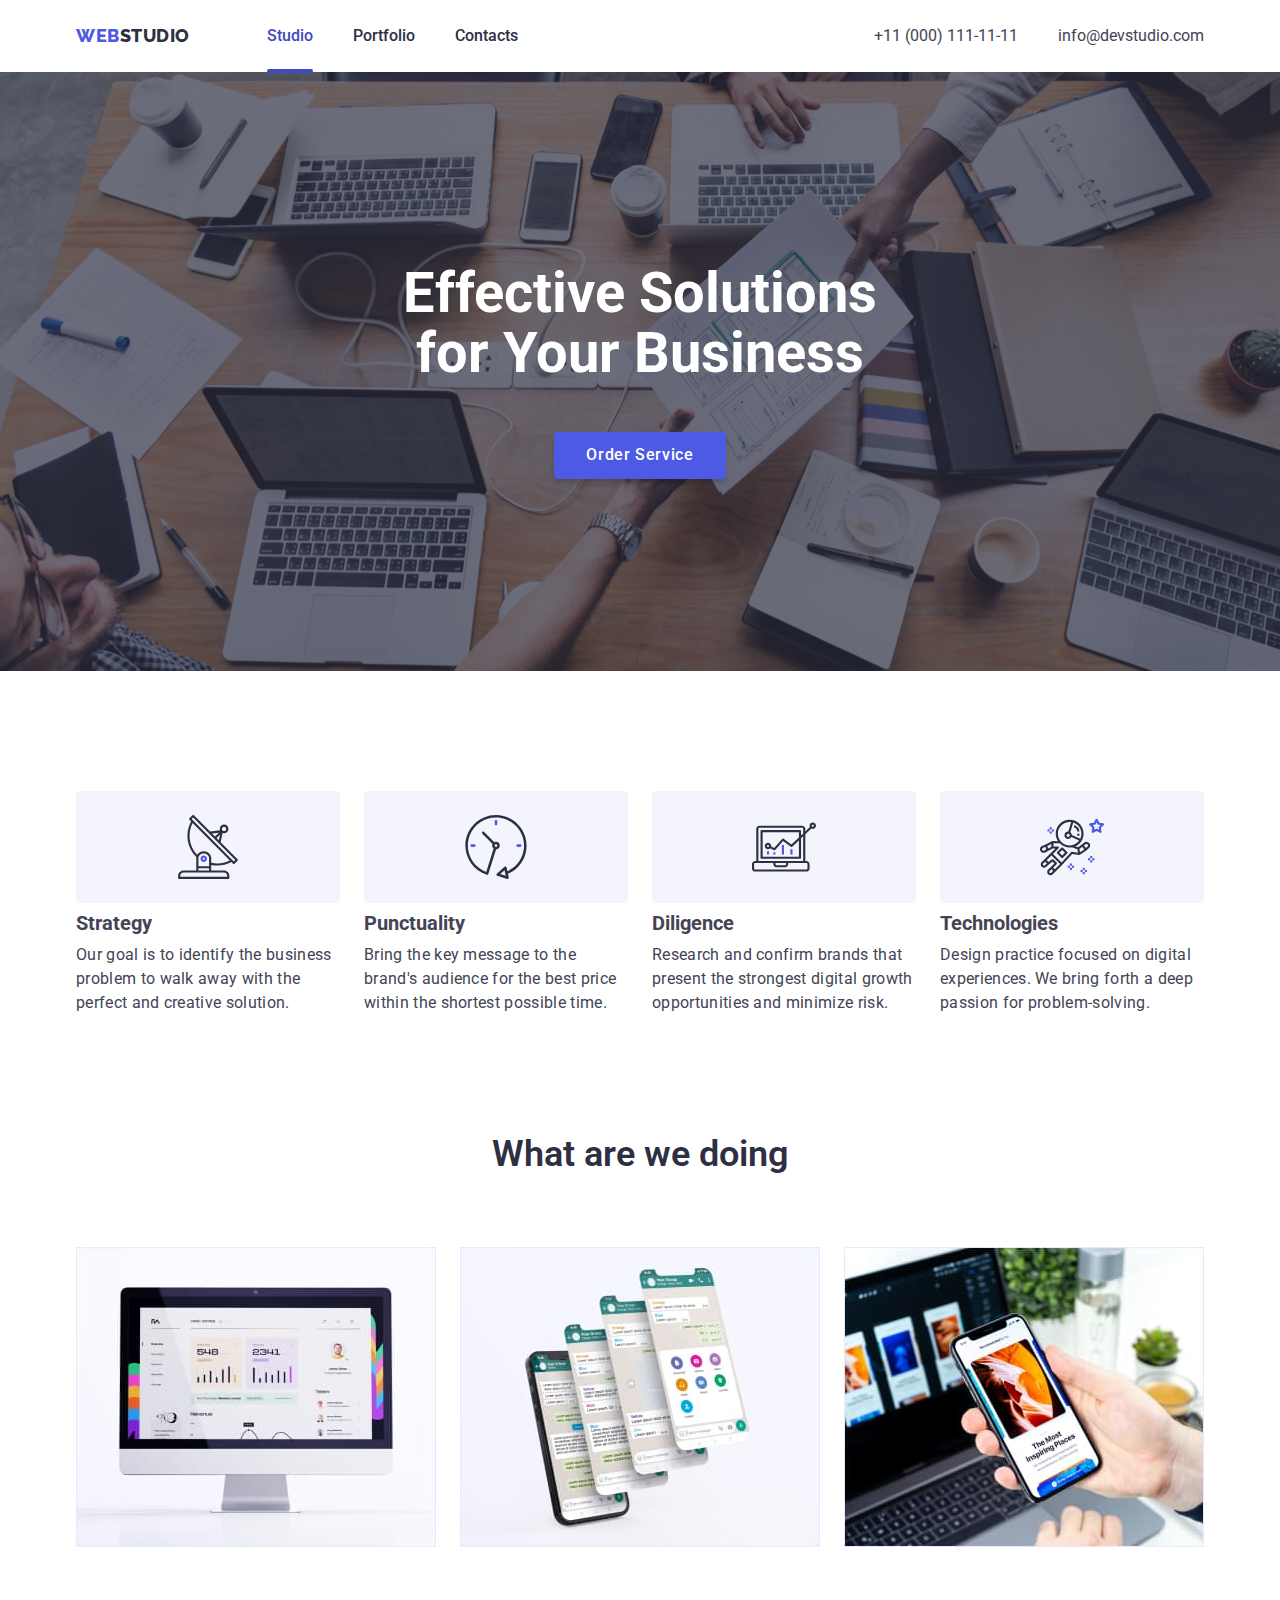
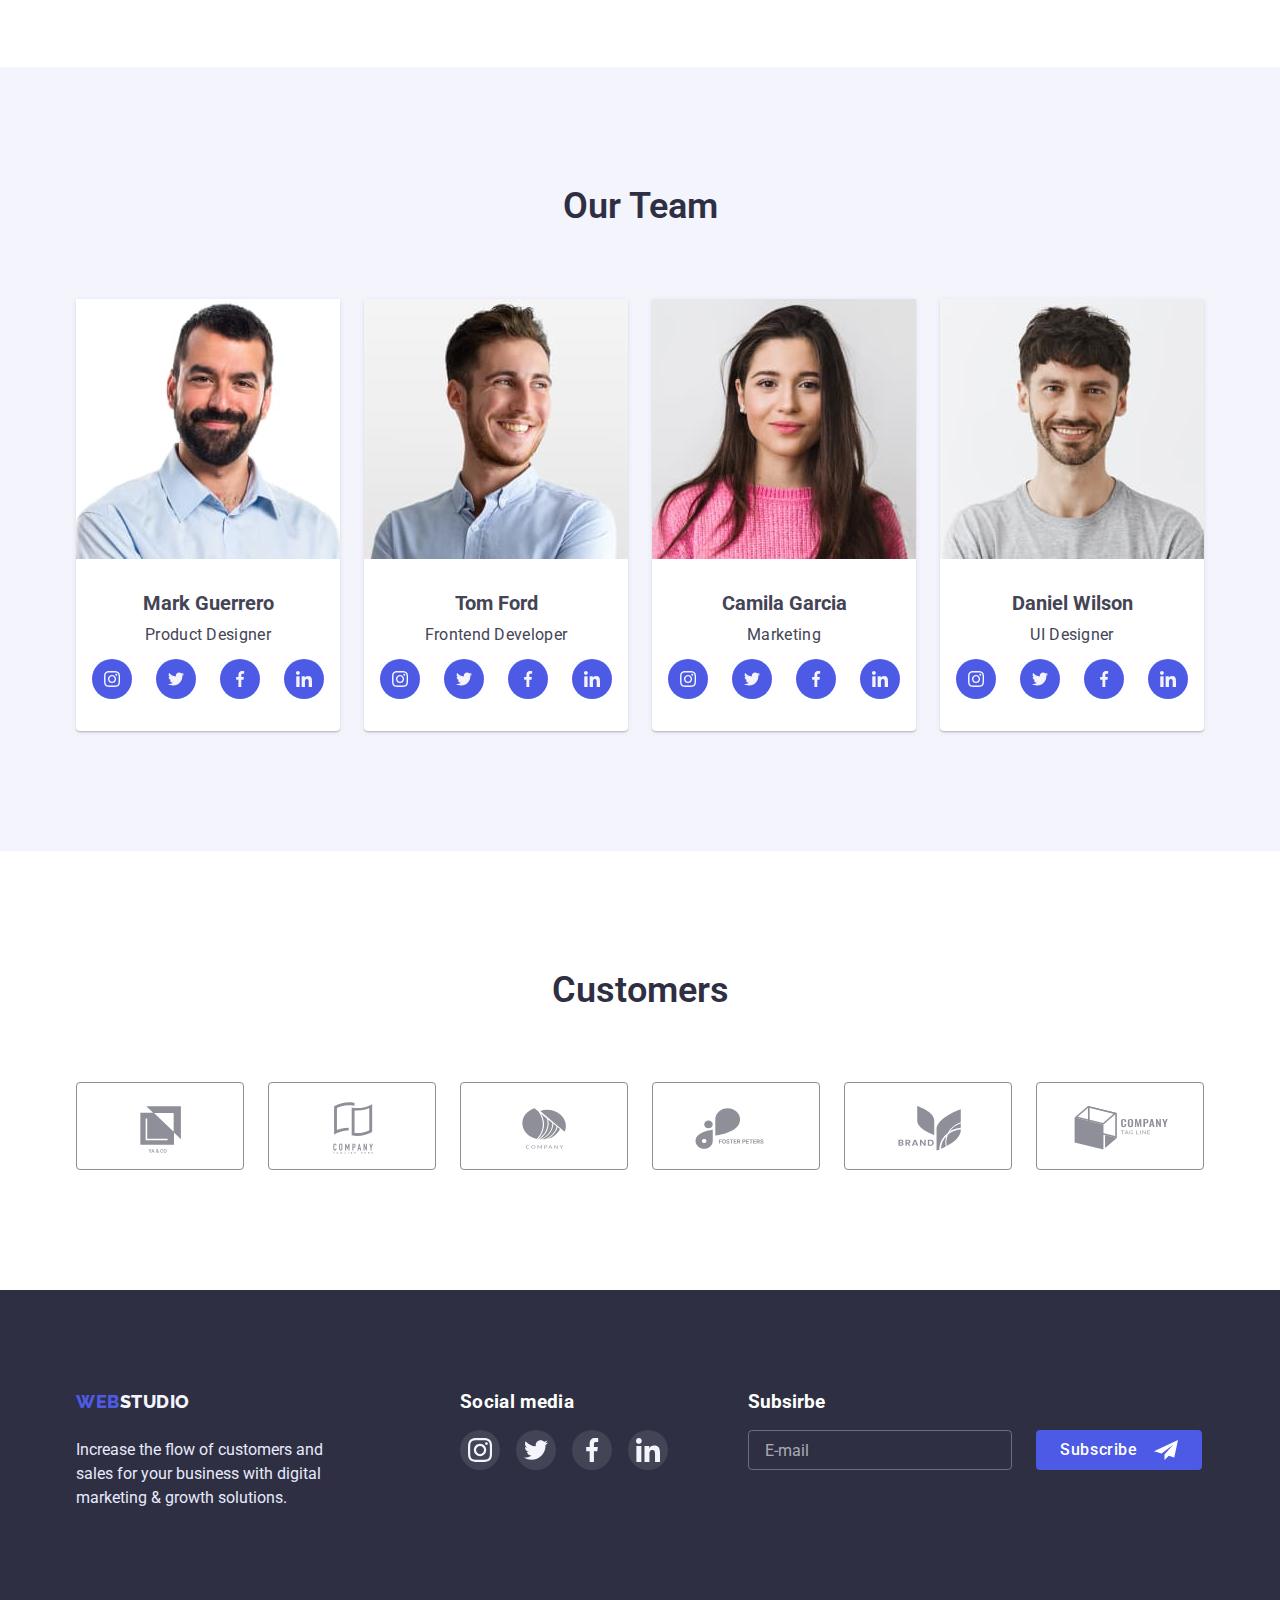
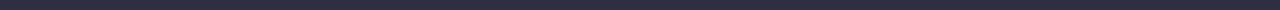
<file: index.html>
<!DOCTYPE html>
<html lang="en">
  <head>
    <meta charset="UTF-8" />
    <meta http-equiv="X-UA-Compatible" content="IE=edge" />
    <meta name="viewport" content="width=device-width, initial-scale=1.0" />
    <title>WEBSTUDIO</title>
    <link rel="preconnect" href="https://fonts.googleapis.com" />
    <link rel="preconnect" href="https://fonts.gstatic.com" crossorigin />
    <link
      href="https://fonts.googleapis.com/css2?family=Raleway:wght@800&family=Roboto:wght@400;500;700;900&display=swap"
      rel="stylesheet"
    />
    <link
      rel="stylesheet"
      href="https://cdnjs.cloudflare.com/ajax/libs/modern-normalize/1.1.0/modern-normalize.min.css"
    />
    <link rel="stylesheet" href="./css/styles.css" />
  </head>
  <body>
    <!-- Шапка -->
    <header class="page-header">
      <!-- Контейнер header-flex -->
      <div class="container header-flex">
        <a class="logo" href="">WEB<span class="logo-studio">STUDIO</span></a>
        <!-- Навігація -->
        <nav class="site-nav">
          <ul class="nav-list">
            <li class="item"><a class="nav-link current" href="">Studio</a></li>
            <li class="item">
              <a class="nav-link" href="./portfolio.html">Portfolio</a>
            </li>
            <li class="item"><a class="nav-link" href="">Contacts</a></li>
          </ul>
        </nav>
        <!-- Контактні данні -->
        <ul class="contacts">
          <li class="list">
            <a class="con-link" href="tel:+110001111111">+11 (000) 111-11-11</a>
          </li>
          <li class="list">
            <a class="con-link" href="mailto:info@devstudio.com"
              >info@devstudio.com</a
            >
          </li>
        </ul>
      </div>
    </header>
    <main>
      <!-- Герой -->
      <section class="hr hr-container">
        <div class="container">
          <h1 class="hero-title">Effective Solutions for Your Business</h1>
          <button class="hero-button" type="button" data-modal-open>
            Order Service
          </button>
        </div>
      </section>
      <!-- Our Future (потім сховати h2) -->
      <section class="no-bottom-padding">
        <h2 class="visually-hidden">Our Future</h2>
        <div class="container">
          <ul class="future-list">
            <li class="list">
              <h3 class="secondary-title">Strategy</h3>
              <p class="black-paragraph">
                Our goal is to identify the business problem to walk away with
                the perfect and creative solution.
              </p>
            </li>
            <li class="list">
              <h3 class="secondary-title">Punctuality</h3>
              <p class="black-paragraph">
                Bring the key message to the brand's audience for the best price
                within the shortest possible time.
              </p>
            </li>
            <li class="list">
              <h3 class="secondary-title">Diligence</h3>
              <p class="black-paragraph">
                Research and confirm brands that present the strongest digital
                growth opportunities and minimize risk.
              </p>
            </li>
            <li class="list">
              <h3 class="secondary-title">Technologies</h3>
              <p class="black-paragraph">
                Design practice focused on digital experiences. We bring forth a
                deep passion for problem-solving.
              </p>
            </li>
          </ul>
        </div>
      </section>
      <!-- What are we doing -->
      <section>
        <div class="container">
          <h2 class="section-title">What are we doing</h2>

          <ul class="examples">
            <li class="list">
              <img
                src="./images/monitor.jpg"
                alt="Computer monitor"
                width="360"
              />
            </li>

            <li class="list">
              <img
                src="./images/phone-whatsapp.jpg"
                alt="Messager opened on a phone"
                width="360"
              />
            </li>

            <li class="list">
              <img
                src="./images/phone-hand.jpg"
                alt="Phone holded with a hand"
                width="360"
              />
            </li>
          </ul>
        </div>
      </section>
      <!-- Team -->
      <section class="team">
        <div class="container">
          <h2 class="section-title">Our Team</h2>

          <ul class="team-members">
            <li class="team-member">
              <img src="./images/mark.jpg" alt="Portrait of man" width="264" />
              <div class="card-team">
                <h3 class="secondary-title">Mark Guerrero</h3>
                <p class="black-paragraph">Product Designer</p>
                <ul class="member-social">
                  <li>
                    <a class="member-link" href="">
                      <svg class="social-icon" width="16" height="16">
                        <use
                          href="./images/symbol-defs.svg#icon-instagram"
                        ></use>
                      </svg>
                    </a>
                  </li>
                  <li>
                    <a class="member-link" href="">
                      <svg class="social-icon" width="16" height="16">
                        <use href="./images/symbol-defs.svg#icon-twitter"></use>
                      </svg>
                    </a>
                  </li>
                  <li>
                    <a class="member-link" href="">
                      <svg class="social-icon" width="16" height="16">
                        <use
                          href="./images/symbol-defs.svg#icon-facebook"
                        ></use>
                      </svg>
                    </a>
                  </li>
                  <li>
                    <a class="member-link" href="">
                      <svg class="social-icon" width="16" height="16">
                        <use
                          href="./images/symbol-defs.svg#icon-linkedin"
                        ></use>
                      </svg>
                    </a>
                  </li>
                </ul>
              </div>
            </li>

            <li class="team-member">
              <img src="./images/tom.jpg" alt="Portrait of man" width="264" />
              <div class="card-team">
                <h3 class="secondary-title">Tom Ford</h3>
                <p class="black-paragraph">Frontend Developer</p>
                <ul class="member-social">
                  <li>
                    <a class="member-link" href="">
                      <svg class="social-icon" width="16" height="16">
                        <use
                          href="./images/symbol-defs.svg#icon-instagram"
                        ></use>
                      </svg>
                    </a>
                  </li>
                  <li>
                    <a class="member-link" href="">
                      <svg class="social-icon" width="16" height="16">
                        <use href="./images/symbol-defs.svg#icon-twitter"></use>
                      </svg>
                    </a>
                  </li>
                  <li>
                    <a class="member-link" href="">
                      <svg class="social-icon" width="16" height="16">
                        <use
                          href="./images/symbol-defs.svg#icon-facebook"
                        ></use>
                      </svg>
                    </a>
                  </li>
                  <li>
                    <a class="member-link" href="">
                      <svg class="social-icon" width="16" height="16">
                        <use
                          href="./images/symbol-defs.svg#icon-linkedin"
                        ></use>
                      </svg>
                    </a>
                  </li>
                </ul>
              </div>
            </li>

            <li class="team-member">
              <img
                src="./images/camila.jpg"
                alt="Portrait of woman"
                width="264"
              />
              <div class="card-team">
                <h3 class="secondary-title">Camila Garcia</h3>
                <p class="black-paragraph">Marketing</p>
                <ul class="member-social">
                  <li>
                    <a class="member-link" href="">
                      <svg class="social-icon" width="16" height="16">
                        <use
                          href="./images/symbol-defs.svg#icon-instagram"
                        ></use>
                      </svg>
                    </a>
                  </li>
                  <li>
                    <a class="member-link" href="">
                      <svg class="social-icon" width="16" height="16">
                        <use href="./images/symbol-defs.svg#icon-twitter"></use>
                      </svg>
                    </a>
                  </li>
                  <li>
                    <a class="member-link" href="">
                      <svg width="16" height="16">
                        <use
                          class="social-icon"
                          href="./images/symbol-defs.svg#icon-facebook"
                        ></use>
                      </svg>
                    </a>
                  </li>
                  <li>
                    <a class="member-link" href="">
                      <svg class="social-icon" width="16" height="16">
                        <use
                          href="./images/symbol-defs.svg#icon-linkedin"
                        ></use>
                      </svg>
                    </a>
                  </li>
                </ul>
              </div>
            </li>

            <li class="team-member">
              <img
                src="./images/daniel.jpg"
                alt="Portrait of man"
                width="264"
              />
              <div class="card-team">
                <h3 class="secondary-title">Daniel Wilson</h3>
                <p class="black-paragraph">UI Designer</p>
                <ul class="member-social">
                  <li>
                    <a class="member-link" href="">
                      <svg class="social-icon" width="16" height="16">
                        <use
                          href="./images/symbol-defs.svg#icon-instagram"
                        ></use>
                      </svg>
                    </a>
                  </li>
                  <li>
                    <a class="member-link" href="">
                      <svg class="social-icon" width="16" height="16">
                        <use href="./images/symbol-defs.svg#icon-twitter"></use>
                      </svg>
                    </a>
                  </li>
                  <li>
                    <a class="member-link" href="">
                      <svg class="social-icon">
                        <use
                          href="./images/symbol-defs.svg#icon-facebook"
                        ></use>
                      </svg>
                    </a>
                  </li>
                  <li>
                    <a class="member-link" href="">
                      <svg class="social-icon" width="16" height="16">
                        <use
                          href="./images/symbol-defs.svg#icon-linkedin"
                        ></use>
                      </svg>
                    </a>
                  </li>
                </ul>
              </div>
            </li>
          </ul>
        </div>
      </section>

      <!-- Customers section  -->
      <section>
        <div class="container">
          <h2 class="section-title">Customers</h2>
          <ul class="customers-list">
            <li class="item">
              <a class="customer-link" href="">
                <svg class="customer-brand" height="87.99">
                  <use href="./images/symbol-defs.svg#icon-Client-1"></use>
                </svg>
              </a>
            </li>
            <li class="item">
              <a class="customer-link" href="">
                <svg class="customer-brand" height="87.99">
                  <use href="./images/symbol-defs.svg#icon-Client-2"></use>
                </svg>
              </a>
            </li>
            <li class="item">
              <a class="customer-link" href="">
                <svg class="customer-brand" height="87.99">
                  <use href="./images/symbol-defs.svg#icon-Client-3"></use>
                </svg>
              </a>
            </li>
            <li class="item">
              <a class="customer-link" href="">
                <svg class="customer-brand" height="87.99">
                  <use href="./images/symbol-defs.svg#icon-Client-4"></use>
                </svg>
              </a>
            </li>
            <li class="item">
              <a class="customer-link" href="">
                <svg class="customer-brand" height="87.99">
                  <use href="./images/symbol-defs.svg#icon-Client-5"></use>
                </svg>
              </a>
            </li>
            <li class="item">
              <a class="customer-link" href="">
                <svg class="customer-brand" height="87.99">
                  <use href="./images/symbol-defs.svg#icon-Client-6"></use>
                </svg>
              </a>
            </li>
          </ul>
        </div>
      </section>
    </main>
    <!-- Footer -->
    <footer>
      <div class="container footer-container">
        <div class="footer-info">
          <a class="logo logo-location-bottom" href=""
            >WEB<span class="logo-studio-white">STUDIO</span></a
          >

          <p class="white-description">
            Increase the flow of customers and sales for your business with
            digital marketing & growth solutions.
          </p>
        </div>

        <div class="footer-media">
          <h3 class="footer-social-label">Social media</h3>
          <ul class="footer-social">
            <li>
              <a class="footer-link" href="">
                <svg width="24" height="24">
                  <use href="./images/symbol-defs.svg#icon-instagram"></use>
                </svg>
              </a>
            </li>
            <li>
              <a class="footer-link" href="">
                <svg width="24" height="24">
                  <use href="./images/symbol-defs.svg#icon-twitter"></use>
                </svg>
              </a>
            </li>
            <li>
              <a class="footer-link" href="">
                <svg width="24" height="24">
                  <use href="./images/symbol-defs.svg#icon-facebook"></use>
                </svg>
              </a>
            </li>
            <li>
              <a class="footer-link" href="">
                <svg width="24" height="24">
                  <use href="./images/symbol-defs.svg#icon-linkedin"></use>
                </svg>
              </a>
            </li>
          </ul>
        </div>

        <div class="footer-subscribe-form">
          <h3 class="subscribe-form-label">Subsirbe</h3>

          <form class="subscribe-form" name="subscribe-form">
            <div class="subscribe-form-group">
              <label class="subscribe-form-field" for="user-mail">
                <input
                  class="subscribe-form-input"
                  type="email"
                  name="user-mail"
                  id="user-mail"
                  placeholder="E-mail"
                />
              </label>
            </div>

            <button class="footer-subscribe-button" type="submit">
              Subscribe
              <svg class="footer-subscribe-button-icon" width="24" height="24">
                <use href="./images/symbol-defs.svg#icon-send"></use>
              </svg>
            </button>
          </form>
        </div>
      </div>
    </footer>

    <!-- Modal -->
    <div class="backdrop is-hidden" data-modal>
      <div class="modal">
        <button class="modal-btn" data-modal-close>
          <svg class="modal-icon" width="8" height="8">
            <use href="./images/symbol-defs.svg#icon-close-btn"></use>
          </svg>
        </button>

        <strong class="registration-form-appeal"
          >Leave your contacts and we will call you back</strong
        >

        <form class="registration-form" name="registration-form">
          <div class="registration-form-group" role="group">
            <label class="registration-form-field">
              <span class="registration-form-label">Name</span>
              <input
                class="registration-form-input"
                type="text"
                name="user-name"
              />
              <svg class="registration-form-icon-person" width="18" height="18">
                <use href="./images/symbol-defs.svg#icon-person"></use>
              </svg>
            </label>
            <label class="registration-form-field">
              <span class="registration-form-label">Phone</span>
              <input
                class="registration-form-input"
                type="tel"
                name="user-phone"
              />
              <svg class="registration-form-icon-phone" width="18" height="24">
                <use href="./images/symbol-defs.svg#icon-phone"></use>
              </svg>
            </label>
            <label class="registration-form-field">
              <span class="registration-form-label">Email</span>
              <input
                class="registration-form-input"
                type="email"
                name="user-mail"
              />
              <svg class="registration-form-icon-email" width="18" height="24">
                <use href="./images/symbol-defs.svg#icon-email"></use>
              </svg>
            </label>

            <label class="registration-form-message">
              <span class="registration-form-label">Comment</span>
              <textarea
                class="registration-form-textarea"
                name="user-message"
                rows="7"
                placeholder="Text input"
              ></textarea>
            </label>
          </div>
          <label class="registration-form-agreement">
            <input class="registration-form-checkbox" type="checkbox"/>
            <span class="registration-form-text"
              >I accept the terms and conditions of the
              <a class="registration-form-link" href="">Privacy Policy</a></span
            >
          </label>
          <button class="modal-submit-btn" type="submit">Send</button>
        </form>
      </div>
    </div>
    <script src="./js/modal.js"></script>
  </body>
</html>
</file>
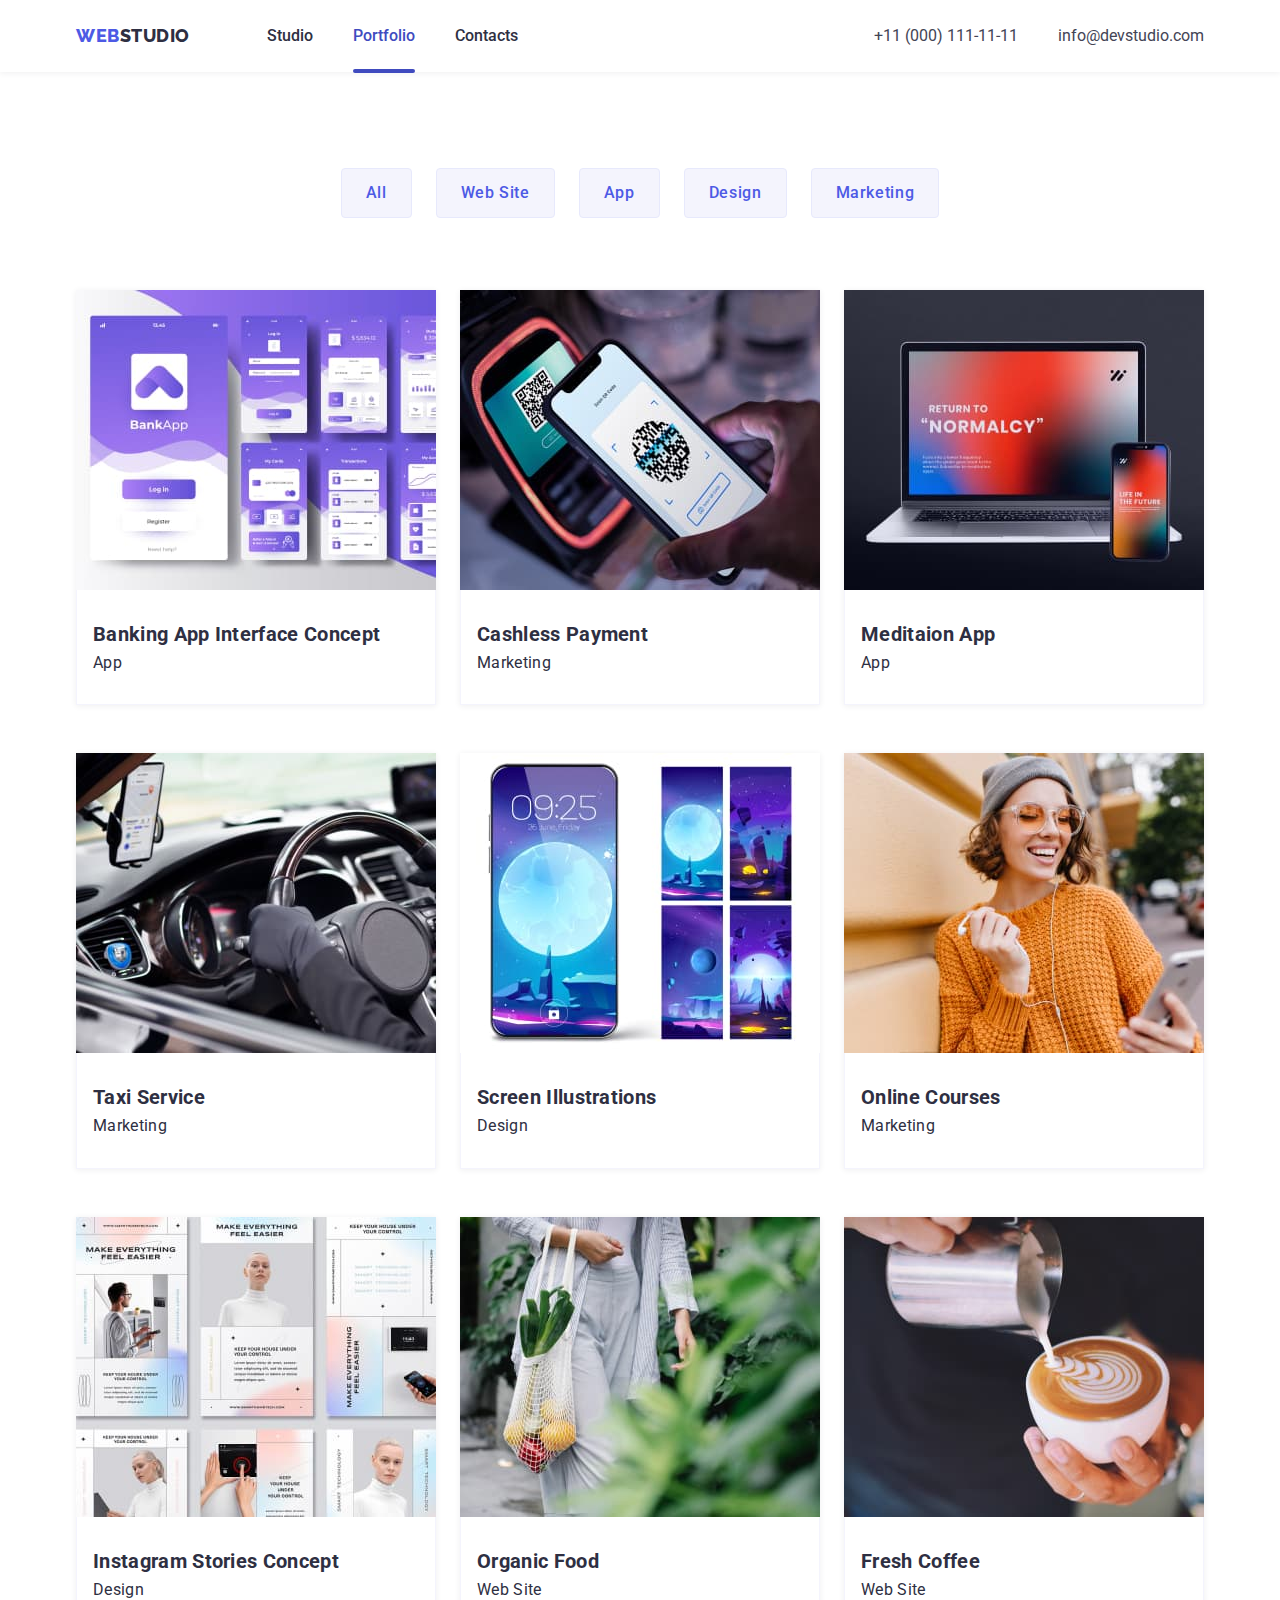
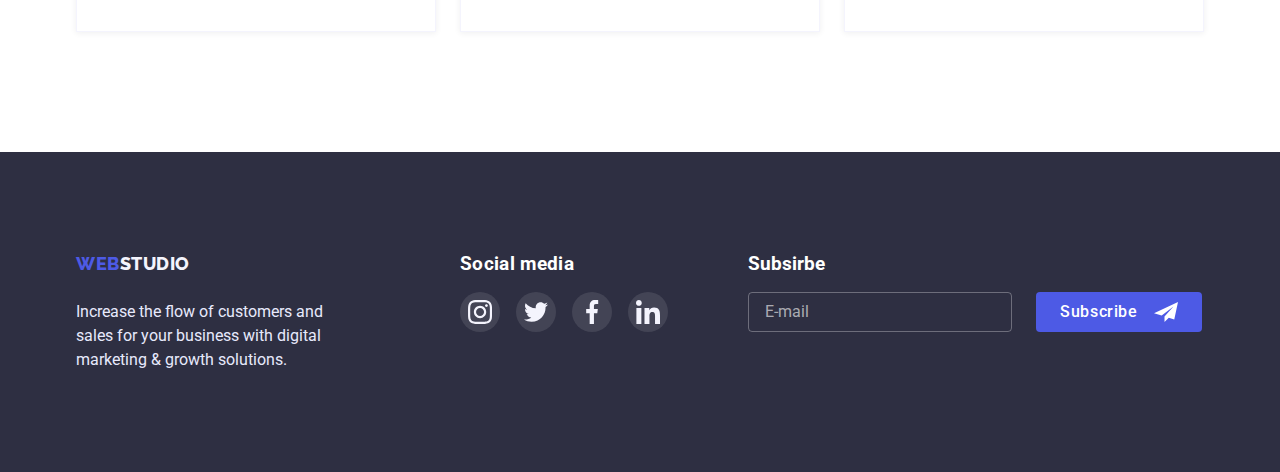
<file: portfolio.html>
<!DOCTYPE html>
<html lang="en">
  <head>
    <meta charset="UTF-8" />
    <meta http-equiv="X-UA-Compatible" content="IE=edge" />
    <meta name="viewport" content="width=device-width, initial-scale=1.0" />
    <title>WEBSTUDIO</title>
    <link rel="preconnect" href="https://fonts.googleapis.com" />
    <link rel="preconnect" href="https://fonts.gstatic.com" crossorigin />
    <link
      href="https://fonts.googleapis.com/css2?family=Raleway:wght@800&family=Roboto:wght@400;500;700;900&display=swap"
      rel="stylesheet"
    />
    <link
      rel="stylesheet"
      href="https://cdnjs.cloudflare.com/ajax/libs/modern-normalize/1.1.0/modern-normalize.min.css"
    />
    <link rel="stylesheet" href="./css/styles.css" />
  </head>
  <body>
    <!-- Шапка -->
    <header class="page-header">
      <!-- Контейнер -->
      <div class="container header-flex">
        <a class="logo" href="./index.html"
          >WEB<span class="logo-studio">STUDIO</span></a
        >
        <!-- Навігація -->
        <nav class="site-nav">
          <ul class="nav-list">
            <li class="item">
              <a class="nav-link" href="./index.html">Studio</a>
            </li>
            <li class="item">
              <a class="nav-link current" href="">Portfolio</a>
            </li>
            <li class="item"><a class="nav-link" href="">Contacts</a></li>
          </ul>
        </nav>
        <!-- Контактні данні -->
        <ul class="contacts">
          <li class="list">
            <a class="con-link" href="tel:+110001111111">+11 (000) 111-11-11</a>
          </li>
          <li class="list">
            <a class="con-link" href="mailto:info@devstudio.com"
              >info@devstudio.com</a
            >
          </li>
        </ul>
      </div>
    </header>

    <main>
      <section class="our-future">
        <div class="container">
          <h1 class="visually-hidden">Our Services</h1>

          <ul class="services">
            <li class="list">
              <button class="services-button" type="button">All</button>
            </li>
            <li class="list">
              <button class="services-button" type="button">Web Site</button>
            </li>
            <li class="list">
              <button class="services-button" type="button">App</button>
            </li>
            <li class="list">
              <button class="services-button" type="button">Design</button>
            </li>
            <li class="list">
              <button class="services-button" type="button">Marketing</button>
            </li>
          </ul>

          <ul class="service-example">
            <li>
              <a class="service-link" href="">
                <div class="gallery-item">
                  <img
                    src="./images/portfolio/banking-app.jpg"
                    alt="examples of different pages of the banking app"
                    width="360"
                  />
                  <div class="overlay">
                    <p class="overlay-text">
                      14 Stylish and User-Friendly App Design Concepts · Task
                      Manager App · Calorie Tracker App · Exotic Fruit Ecommerce
                      App · Cloud Storage App
                    </p>
                  </div>
                </div>
                <div class="card-border">
                  <h3 class="secondary-title">Banking App Interface Concept</h3>
                  <p>App</p>
                </div>
              </a>
            </li>
            <li>
              <a class="service-link" href="">
                <div class="gallery-item">
                  <img
                    src="./images/portfolio/payment.jpg"
                    alt="contactless payment with a phone"
                    width="360"
                  />
                  <div class="overlay">
                    <p class="overlay-text">
                      14 Stylish and User-Friendly App Design Concepts · Task
                      Manager App · Calorie Tracker App · Exotic Fruit Ecommerce
                      App · Cloud Storage App
                    </p>
                  </div>
                </div>
                <div class="card-border">
                  <h3 class="secondary-title">Cashless Payment</h3>
                  <p>Marketing</p>
                </div>
              </a>
            </li>
            <li>
              <a class="service-link" href="">
                <div class="gallery-item">
                  <img
                    src="./images/portfolio/meditation-app.jpg"
                    alt="notebook and smartphone"
                    width="360"
                  />
                  <div class="overlay">
                    <p class="overlay-text">
                      14 Stylish and User-Friendly App Design Concepts · Task
                      Manager App · Calorie Tracker App · Exotic Fruit Ecommerce
                      App · Cloud Storage App
                    </p>
                  </div>
                </div>
                <div class="card-border">
                  <h3 class="secondary-title">Meditaion App</h3>
                  <p>App</p>
                </div>
              </a>
            </li>
            <li>
              <a class="service-link" href="">
                <div class="gallery-item">
                  <img
                    src="./images/portfolio/taxi.jpg"
                    alt="someone is holding a car's wheel"
                    width="360"
                  />
                  <div class="overlay">
                    <p class="overlay-text">
                      14 Stylish and User-Friendly App Design Concepts · Task
                      Manager App · Calorie Tracker App · Exotic Fruit Ecommerce
                      App · Cloud Storage App
                    </p>
                  </div>
                </div>
                <div class="card-border">
                  <h3 class="secondary-title">Taxi Service</h3>
                  <p>Marketing</p>
                </div>
              </a>
            </li>
            <li>
              <a class="service-link" href="">
                <div class="gallery-item">
                  <img
                    src="./images/portfolio/illustrations.jpg"
                    alt="different space-themed phone wallpapers"
                    width="360"
                  />
                  <div class="overlay">
                    <p class="overlay-text">
                      14 Stylish and User-Friendly App Design Concepts · Task
                      Manager App · Calorie Tracker App · Exotic Fruit Ecommerce
                      App · Cloud Storage App
                    </p>
                  </div>
                </div>
                <div class="card-border">
                  <h3 class="secondary-title">Screen Illustrations</h3>
                  <p>Design</p>
                </div>
              </a>
            </li>
            <li>
              <a class="service-link" href="">
                <div class="gallery-item">
                  <img
                    src="./images/portfolio/courses.jpg"
                    alt="woman in orange sweater speaking on phone"
                    width="360"
                  />
                  <div class="overlay">
                    <p class="overlay-text">
                      14 Stylish and User-Friendly App Design Concepts · Task
                      Manager App · Calorie Tracker App · Exotic Fruit Ecommerce
                      App · Cloud Storage App
                    </p>
                  </div>
                </div>
                <div class="card-border">
                  <h3 class="secondary-title">Online Courses</h3>
                  <p>Marketing</p>
                </div>
              </a>
            </li>
            <li>
              <a class="service-link" href="">
                <div class="gallery-item">
                  <img
                    src="./images/portfolio/insta-stories.jpg"
                    alt="instagram stories examples"
                    width="360"
                  />
                  <div class="overlay">
                    <p class="overlay-text">
                      14 Stylish and User-Friendly App Design Concepts · Task
                      Manager App · Calorie Tracker App · Exotic Fruit Ecommerce
                      App · Cloud Storage App
                    </p>
                  </div>
                </div>
                <div class="card-border">
                  <h3 class="secondary-title">Instagram Stories Concept</h3>
                  <p>Design</p>
                </div>
              </a>
            </li>
            <li>
              <a class="service-link" href="">
                <div class="gallery-item">
                  <img
                    src="./images/portfolio/food.jpg"
                    alt="woman with groceries"
                    width="360"
                  />
                  <div class="overlay">
                    <p class="overlay-text">
                      14 Stylish and User-Friendly App Design Concepts · Task
                      Manager App · Calorie Tracker App · Exotic Fruit Ecommerce
                      App · Cloud Storage App
                    </p>
                  </div>
                </div>
                <div class="card-border">
                  <h3 class="secondary-title">Organic Food</h3>
                  <p>Web Site</p>
                </div>
              </a>
            </li>
            <li>
              <a class="service-link" href="">
                <div class="gallery-item">
                  <img
                    src="./images/portfolio/coffee.jpg"
                    alt="barista making coffee"
                    width="360"
                  />
                  <div class="overlay">
                    <p class="overlay-text">
                      14 Stylish and User-Friendly App Design Concepts · Task
                      Manager App · Calorie Tracker App · Exotic Fruit Ecommerce
                      App · Cloud Storage App
                    </p>
                  </div>
                </div>
                <div class="card-border">
                  <h3 class="secondary-title">Fresh Coffee</h3>
                  <p>Web Site</p>
                </div>
              </a>
            </li>
          </ul>
        </div>
      </section>
    </main>

    <footer>
      <div class="container footer-container">
        <div class="footer-info">
          <a class="logo logo-location-bottom" href=""
            >WEB<span class="logo-studio-white">STUDIO</span></a
          >

          <p class="white-description">
            Increase the flow of customers and sales for your business with
            digital marketing & growth solutions.
          </p>
        </div>

        <div class="footer-media">
          <h3 class="footer-social-label">Social media</h3>
          <ul class="footer-social">
            <li>
              <a class="footer-link" href="">
                <svg width="24" height="24">
                  <use href="./images/symbol-defs.svg#icon-instagram"></use>
                </svg>
              </a>
            </li>
            <li>
              <a class="footer-link" href="">
                <svg width="24" height="24">
                  <use href="./images/symbol-defs.svg#icon-twitter"></use>
                </svg>
              </a>
            </li>
            <li>
              <a class="footer-link" href="">
                <svg width="24" height="24">
                  <use href="./images/symbol-defs.svg#icon-facebook"></use>
                </svg>
              </a>
            </li>
            <li>
              <a class="footer-link" href="">
                <svg width="24" height="24">
                  <use href="./images/symbol-defs.svg#icon-linkedin"></use>
                </svg>
              </a>
            </li>
          </ul>
        </div>
        <div class="footer-subscribe-form">
          <h3 class="subscribe-form-label">Subsirbe</h3>

          <form class="subscribe-form" name="subscribe-form">
            <div class="subscribe-form-group">
              <label class="subscribe-form-field" for="user-mail">
                <input
                  class="subscribe-form-input"
                  type="email"
                  name="user-mail"
                  id="user-mail"
                  placeholder="E-mail"
                />
              </label>
            </div>

            <button class="footer-subscribe-button" type="submit">
              Subscribe
              <svg class="footer-subscribe-button-icon" width="24" height="24">
                <use href="./images/symbol-defs.svg#icon-send"></use>
              </svg>
            </button>
          </form>
        </div>
      </div>
    </footer>
  </body>
</html>
</file>
<file: css/styles.css>
/* колір акцента #4D5AE5 */
/* колір параграфів (основний колір для body) #434455 */
/* колір заголовків #2E2F42 */
/* колір героя #FFFFFF */
/* колір основного бекграунда #E5E5E5 */
/* колір футера + бекграунда героя #2E2F42 */

:root {
  /*Style Guide */
  --primaty-brand: #4d5ae5;
  --dark: #2e2f42;
  --success: #31d0aa;
  --text: #434455;
  --subtle-text: #8e8f99;
  --accent: #e7e9fc;
  --light: #f4f4fd;

  /* Animation */
  --anim-fast: 300ms ease;
  --anim-slow: 750ms ease-out;
  --anim-goit: 250ms cubic-bezier(0.4, 0, 0.2, 1);
}

body {
  margin: 0;
  font-family: "Roboto", sans-serif;
  color: var(--text);
  background-color: #ffffff;
  font-size: 16px;
  /* line-height: 1.5; */
  /* letter-spacing: 0.02em; */
}

.visually-hidden {
  position: absolute;
  white-space: nowrap;
  width: 1px;
  height: 1px;
  overflow: hidden;
  border: 0;
  padding: 0;
  clip: rect(0 0 0 0);
  clip-path: inset(50%);
  margin: -1px;
}

h1,
h2,
h3,
h4,
p,
ul {
  margin-top: 0px;
  margin-bottom: 0px;
  padding-left: 0px;
}

img {
  display: block;
  max-width: 100%;
  height: auto;
}

.container {
  margin-left: auto;
  margin-right: auto;
  width: 1158px;
  padding-left: 15px;
  padding-right: 15px;

  /* outline: solid 3px green; */
}

.page-header {
  box-shadow: 0px 1px 6px rgba(46, 47, 66, 0.08);
}

.header-flex {
  display: flex;
  align-items: center;
}

.logo-studio {
  color: var(--dark);
}

.logo-studio-white {
  color: var(--light);
}

.logo {
  font-family: "Raleway", sans-serif;
  color: var(--primaty-brand);
  text-decoration: none;
  font-weight: 800;
  font-size: 18px;
  line-height: 1.33;
  letter-spacing: 0.03em;

  padding-top: 24px;
  padding-bottom: 24px;
  margin-right: 77px;
}

.nav-list {
  display: flex;

  /* margin-right: 40px; */
}

.nav-list .item:not(:last-child) {
  margin-right: 40px;
}

.nav-link {
  color: var(--dark);
  text-decoration: none;
  font-weight: 500;
  line-height: 1.5;

  transition-duration: 250ms;
  transition-property: color;

  position: relative;
  transition-timing-function: cubic-bezier(0.4, 0, 0.2, 1);
}

.current {
  color: #404bbf;
}

.nav-link.current::after {
  /* content: '';
  display: block;
  width: 100%;
  height: 4px;

  background-color: #404BBF;
  border-radius: 2px;

  margin-top: 24px;
  margin-bottom: 0;
  padding-bottom: 0; */

  content: "";
  position: absolute;
  width: 100%;
  height: 4px;
  border-radius: 2px;
  bottom: -28px;
  left: 0;
  background-color: #404bbf;
}

.nav-link:hover,
.nav-link:focus {
  color: var(--primaty-brand);
  /* transition-timing-function: cubic-bezier(0.4, 0, 0.2, 1); */
}

.contacts {
  display: flex;
  margin-left: auto;
  padding-left: 0;
  transition-timing-function: cubic-bezier(0.4, 0, 0.2, 1);
}

.contacts .list:not(:last-child) {
  margin-right: 40px;
}

.contacts .con-link {
  text-decoration: none;
  font-weight: 400;
  color: var(--text);

  transition-duration: 250ms;
  transition-property: color;
}

.contacts .con-link:hover,
.contacts .con-link:focus {
  color: var(--primaty-brand);

  /* transition-timing-function: cubic-bezier(0.4, 0, 0.2, 1); */
}

.contacts .list,
.nav-list,
.team-members .team-member,
.examples .list,
.future-list .list,
.services .list,
.service-example .list {
  list-style: none;
}

section {
  padding-top: 120px;
  padding-bottom: 120px;
}

/* full hero section */
.hr {
  background-color: var(--dark);
  text-align: center;
  padding-top: 192px;
  padding-bottom: 192px;

  background-image: linear-gradient(
      rgba(46, 47, 66, 0.7),
      rgba(46, 47, 66, 0.7)
    ),
    url(../images/header-bg.png);

  background-repeat: no-repeat;

  /* outline: solid 3px green; */
}

.hr-container {
  max-width: 1440px;

  margin-right: auto;
  margin-left: auto;

  /* outline: solid 3px tomato; */
}

.hero-title {
  color: #ffffff;
  font-weight: 700;
  font-size: 56px;
  line-height: 1.07;

  width: 492px;
  margin-right: auto;
  margin-left: auto;
  margin-bottom: 48px;
  /* outline: 2px solid rgb(71, 255, 249); */
  /* outline: solid 3px green; */
}

.hero-button {
  border-radius: 4px;
  border: none;
  border-color: transparent;
  padding: 14px 32px;

  color: #ffffff;
  background-color: var(--primaty-brand);
  font-family: "Roboto", sans-serif;
  cursor: pointer;
  font-weight: 500;
  font-size: 16px;
  line-height: 1.18;
  letter-spacing: 0.04em;
  align-items: center;

  display: inline;

  box-shadow: 0px 4px 4px rgba(0, 0, 0, 0.15);

  transition-duration: 250ms;
  transition-property: background-color;

  transition-timing-function: cubic-bezier(0.4, 0, 0.2, 1);

  /* outline: solid 3px green; */
}

.hero-button:hover,
.hero-button:focus {
  background-color: #404bbf;
  box-shadow: 0px 4px 4px rgba(0, 0, 0, 0.15);
}

.future-list {
  /* padding-top: 120px; */
  /* margin-bottom: 120px; */

  display: flex;
}

.future-list .list:not(:last-child) {
  margin-right: 24px;
}

.future-list .list::before {
  display: block;
  content: "";

  height: 112px;
  background-color: var(--light);

  background-repeat: no-repeat;
  background-size: contain;
  background-position: center;
  margin-bottom: 8px;
  border-radius: 4px;
}

.future-list .list:nth-child(1)::before {
  background-image: url(../images/our-future/antenna\ 1.svg);
  background-size: 64px;
}

.future-list .list:nth-child(2)::before {
  background-image: url(../images/our-future/clock\ 1.svg);
  background-size: 64px;
}

.future-list .list:nth-child(3)::before {
  background-image: url(../images/our-future/diagram\ 1.svg);
  background-size: 64px;
}

.future-list .list:nth-child(4)::before {
  background-image: url(../images/our-future/astronaut\ 1.svg);
  background-size: 64px;
}

.future-list li {
  flex-basis: calc((100% - 3 * 24px) / 4);
}

.no-bottom-padding {
  padding-bottom: 0;
}

.no-top-padding {
  padding-top: 0px;
}

.examples {
  padding-left: 0px;
  /* margin-bottom: 120px; */

  display: flex;
  flex-wrap: wrap;
}

.examples .list:not(:last-child) {
  margin-right: 24px;
}

/* Our Team */
.team-member {
  border-radius: 0px 0px 4px 4px;
  box-shadow: 0px 1px 6px rgba(46, 47, 66, 0.08),
    0px 1px 1px rgba(46, 47, 66, 0.16), 0px 2px 1px rgba(46, 47, 66, 0.08);
}

.team-members {
  padding-left: 0px;
  display: flex;
  flex-wrap: wrap;
}

.team-member:not(:last-child) {
  margin-right: 24px;
}

.card-team {
  padding-top: 32px;
  padding-bottom: 32px;
  text-align: center;
}

.black-paragraph {
  line-height: 1.5;
  letter-spacing: 0.02em;
}

.team {
  background-color: var(--light);
}

.team-member {
  background-color: #ffffff;
}

.member-social {
  list-style: none;
  display: flex;
  justify-content: center;
  gap: 24px;

  margin-top: 12px;
  /* margin-left: 16px; */
  /* margin-left: auto;
  margin-right: auto; */
}

.member-link {
  display: flex;
  justify-content: center;
  align-items: center;

  width: 40px;
  height: 40px;
  border-radius: 50%;

  /* background-color: red; */
  fill: var(--light);
  background-color: var(--primaty-brand);

  transition-duration: 250ms;
  transition-property: background-color;

  transition-timing-function: cubic-bezier(0.4, 0, 0.2, 1);
}

.member-link:hover,
.member-link:focus {
  background-color: #404bbf;

  /* transition-timing-function: cubic-bezier(0.4, 0, 0.2, 1); */
}

.social-icon {
  width: 16px;
  height: 16px;
}

.customers-list .item {
  width: 168px;
  height: 88px;
}

.customers-list .item:not(:last-child) {
  margin-right: 24px;
}

/* .customer-brand {
  width: 104px;
  height: 56px;
} */

/* .cl1 {
  width: 41px;
  height: 46.97px;
} */

.customers-list {
  list-style: none;
  display: flex;
}

.customer-link {
  display: flex;
  justify-content: center;
  align-items: center;

  /* padding: 16px 32px; */
  border: 1px solid var(--subtle-text);
  width: 100%;
  height: 100%;
  border-radius: 4px;

  fill: var(--subtle-text);

  transition-duration: 250ms;
  transition-property: fill;

  transition-timing-function: cubic-bezier(0.4, 0, 0.2, 1);
}

.customer-link:hover,
.customer-link:focus {
  fill: var(--primaty-brand);
  border: 1px solid var(--primaty-brand);

  /* transition-timing-function: cubic-bezier(0.4, 0, 0.2, 1); */
}

.logo-location-bottom {
  display: inline-block;
  padding-top: 0;
  padding-bottom: 0;
  margin-bottom: 24px;
  margin-left: 0;
}

.footer-social-label {
  margin-bottom: 16px;
}

/* .footer-media h3 {
  margin-bottom: 16px;
} */

.footer-media {
  font-family: "Roboto";
  font-style: normal;
  font-weight: 600;
  font-size: 16px;
  line-height: 24px;
  letter-spacing: 0.02em;
  color: #ffffff;

  margin-left: 120px;
  /* margin-top: 18px; */
  /* padding-bottom: 100px; */
}

.footer-container {
  display: flex;
  align-items: baseline;
}

.footer-social {
  list-style: none;
  display: flex;
  justify-content: center;
  gap: 16px;
}

.footer-link {
  display: flex;
  justify-content: center;
  align-items: center;

  width: 40px;
  height: 40px;
  border-radius: 50%;

  background-color: rgba(255, 255, 255, 0.1);
  fill: var(--light);

  transition-duration: 250ms;
  transition-property: background-color;

  transition-timing-function: cubic-bezier(0.4, 0, 0.2, 1);
}

.footer-link:hover,
.footer-link:focus {
  background-color: #31d0aa;
}

.footer-subscribe-form {
  margin-left: 80px;
}

.subscribe-form-field {
  display: flex;
}

.subscribe-form {
  display: flex;
}

.subscribe-form-group {
  display: flex;
}

.subscribe-form-input {
  width: 264px;
  height: 40px;
  margin-right: 24px;
  background-color: transparent;
  border: 1px solid rgba(255, 255, 255, 0.3);
  border-radius: 4px;

  color: var(--light);

  padding-left: 16px;
}

.subscribe-form-input:focus {
  outline: 1px solid var(--primaty-brand);
  outline-offset: -2px;
}

.subscribe-form-input::placeholder {
  color: rgba(255, 255, 255, 0.6);
}

.subscribe-form-label {
  color: #ffffff;

  margin-bottom: 16px;
}

.footer-subscribe-button {
  display: flex;
  gap: 16px;
  align-items: center;

  padding-top: 8px;
  padding-bottom: 8px;
  padding-left: 24px;
  padding-right: 24px;

  color: #ffffff;
  background-color: var(--primaty-brand);
  border: none;
  border-radius: 4px;

  font-family: "Roboto";
  font-style: normal;
  font-weight: 500;
  font-size: 16px;
  line-height: 24px;
  letter-spacing: 0.04em;

  transition-duration: 250ms;
  transition-property: background-color;
  transition-timing-function: cubic-bezier(0.4, 0, 0.2, 1);
}

.footer-subscribe-button:hover,
.footer-subscribe-button:focus {
  background-color: #404bbf;
  box-shadow: 0px 4px 4px rgba(0, 0, 0, 0.15);
}

.footer-subscribe-button-icon {
  fill: #ffffff;
  /* padding-right: 24px; */
}

/* portfolio page */
.our-future {
  padding-top: 96px;
}

.services {
  display: flex;
  justify-content: center;

  margin-bottom: 72px;
}

.services .list:not(:last-child) {
  margin-right: 24px;
}

.services-button {
  border: 1px solid var(--accent);
  border-radius: 4px;
  padding: 12px 24px;

  color: var(--primaty-brand);
  background-color: var(--light);
  cursor: pointer;
  font-family: "Roboto", sans-serif;
  font-style: normal;
  font-weight: 500;
  font-size: 16px;
  line-height: 1.5;
  letter-spacing: 0.04em;

  transition-duration: 250ms;
  transition-property: background-color, box-shadow;

  transition-timing-function: cubic-bezier(0.4, 0, 0.2, 1);
}

.services-button:hover,
.services-button:focus {
  border-color: transparent;
  color: #ffffff;
  background-color: var(--primaty-brand);

  box-shadow: 0px 3px 1px rgba(0, 0, 0, 0.1), 0px 2px 1px rgba(0, 0, 0, 0.08),
    0px 2px 2px rgba(0, 0, 0, 0.12);
}

.service-example {
  list-style: none;
  display: flex;
  flex-wrap: wrap;
  justify-content: center;
}

/* Animation section */

.gallery-item {
  position: relative;
  overflow: hidden;
}

/* .gallery-item:hover .overlay,
.gallery-item:focus .overlay {
  transform: translateY(0);
} */

.service-link:hover .overlay,
.service-link:focus .overlay {
  transform: translateY(0);
}

.overlay {
  position: absolute;
  top: 0;
  left: 0;
  transform: translateY(100%);

  padding-top: 40px;
  padding-right: 32px;
  padding-bottom: 164px;
  padding-left: 32px;

  height: 300px;
  width: 360px;

  background-color: var(--primaty-brand);

  transition: transform var(--anim-goit);
}

.overlay-text {
  font-family: "Roboto";
  font-style: normal;
  font-weight: 400;
  font-size: 16px;
  line-height: 24px;

  letter-spacing: 0.02em;

  color: var(--light);
}

.service-example li {
  margin-right: 24px;
  margin-bottom: 48px;
}

.service-link {
  text-decoration: none;
  display: block;
  color: var(--dark);
  letter-spacing: 0.02em;

  box-shadow: 0px 1px 6px rgba(46, 47, 66, 0.08);

  transition-duration: 250ms;
  transition-property: box-shadow;

  transition-timing-function: cubic-bezier(0.4, 0, 0.2, 1);
}

.service-link:hover,
.service-link:focus {
  box-shadow: 0px 1px 6px rgba(46, 47, 66, 0.08),
    0px 1px 1px rgba(46, 47, 66, 0.16), 0px 2px 1px rgba(46, 47, 66, 0.08);
}

.service-example li:nth-child(3n) {
  margin-right: 0px;
}

.service-example li:nth-last-child(-n + 3) {
  margin-bottom: 0px;
}

.service-example {
  padding-left: 0px;
}

.card-border {
  border: 0.5px solid var(--light);
  border-top: none;

  padding-top: 32px;
  padding-bottom: 32px;
  padding-left: 16px;
}

.section-title {
  color: var(--dark);
  font-weight: 600;
  font-size: 36px;
  line-height: 1.11;
  text-align: center;

  margin-bottom: 72px;
}

.secondary-title {
  font-weight: 700;
  font-size: 20px;
  line-height: 1.2;

  margin-bottom: 8px;
}

footer {
  background-color: var(--dark);

  padding-bottom: 100px;
  padding-top: 100px;
}

.white-description {
  color: var(--accent);
  font-weight: 400;
  font-size: 16px;
  line-height: 1.5;

  width: 264px;

  /* padding-bottom: 100px; */
}

/* Modal window  */

.backdrop {
  position: fixed;
  top: 0;
  left: 0;

  width: 100%;
  height: 100%;

  background-color: rgba(46, 47, 66, 0.4);

  transition: visibility var(--anim-fast), opacity var(--anim-fast);
}

.backdrop.is-hidden {
  visibility: hidden;
  opacity: 0;
  pointer-events: none;
}

.modal {
  position: absolute;
  top: 50%;
  left: 50%;
  transform: translate(-50%, -50%);

  background-color: #fcfcfc;
  border-radius: 4px;
  box-shadow: 0px 1px 1px rgba(0, 0, 0, 0.14), 0px 1px 3px rgba(0, 0, 0, 0.12),
    0px 2px 1px rgba(0, 0, 0, 0.2);

  width: 408px;
  min-height: 576px;

  transition: opacity var(--anim-fast), transform var(--anim-fast);

  padding-top: 72px;
  padding-left: 24px;
  padding-right: 24px;
  padding-bottom: 24px;
}

.backdrop.is-hidden .modal {
  transform: translate(-50%, -70%);
  opacity: 0;
}

.modal-btn {
  position: absolute;
  top: 24px;
  right: 24px;

  width: 24px;
  height: 24px;

  display: flex;
  align-items: center;
  justify-content: center;

  background-color: var(--accent);
  border: 1px solid rgba(0, 0, 0, 0.1);
  border-radius: 50%;

  cursor: pointer;
}

.modal-btn:hover,
.modal-btn:focus {
  background-color: #404bbf;
  fill: #ffffff;
}

.registration-form-appeal {
  display: block;
  margin-bottom: 14px;
  text-align: center;
}

.registration-form-field {
  display: block;
  position: relative;

  margin-bottom: 8px;
}

.registration-form-label {
  display: block;
  margin-bottom: 4px;

  font-family: "Roboto";
  font-style: normal;
  font-weight: 400;
  font-size: 12px;
  line-height: 16px;
  letter-spacing: 0.04em;

  color: #8e8f99;
}

.registration-form-input {
  width: 100%;
  height: 40px;

  background-color: transparent;
  border-radius: 4px;
  border: 1px solid rgba(33, 33, 33, 0.2);
  outline: transparent;

  padding-left: 38px;

  transition: outline var(--anim-goit);
}

.registration-form-input:focus {
  outline: 1px solid var(--primaty-brand);
  outline-offset: -2px;
}

.registration-form-icon-person {
  position: absolute;
  bottom: 11px;
  left: 16px;

  margin-right: 7px;

  transition: fill var(--anim-goit);
}
.registration-form-icon-phone {
  position: absolute;
  bottom: 8px;
  left: 16px;

  margin-right: 7px;
}
.registration-form-icon-email {
  position: absolute;
  bottom: 8px;
  left: 16px;
}

.registration-form-input:focus + .registration-form-icon-person {
  fill: var(--primaty-brand);
}
.registration-form-input:focus + .registration-form-icon-phone {
  fill: var(--primaty-brand);
}
.registration-form-input:focus + .registration-form-icon-email {
  fill: var(--primaty-brand);
}

.registration-form-message {
  display: block;
}

.registration-form-textarea {
  width: 100%;
  height: 120px;
  display: block;

  resize: none;
  background-color: transparent;

  border: 1px solid rgba(33, 33, 33, 0.2);
  border-radius: 4px;

  padding-left: 16px;
  padding-top: 8px;
}

.registration-form-textarea::placeholder {
  font-family: "Roboto";
  font-style: normal;
  font-weight: 400;
  font-size: 12px;
  line-height: 16px;

  letter-spacing: 0.04em;

  color: rgba(117, 117, 117, 0.5);
}

.registration-form-textarea:focus {
  outline: 1px solid var(--primaty-brand);
  outline-offset: -2px;
}

/* checkbox */
.registration-form-agreement {
  display: flex;
  align-items: center;
  justify-content: center;
  gap: 8px;
  margin-bottom: 24px;
  margin-top: 16px;

  font-family: "Roboto";
  font-style: normal;
  font-weight: 400;
  font-size: 12px;
  line-height: 16px;
  letter-spacing: 0.04em;

  color: #757575;
}

.registration-form-checkbox {
  appearance: none;
  width: 16px;
  height: 16px;
  border: 1.25px solid #2e2f42;
  border-radius: 2px;

  transition: var(--anim-goit);
}

.registration-form-checkbox:checked {
  background-image: url(../images/icons/check.svg);
  background-repeat: no-repeat;
  background-position: center;

  background-color: #404bbf;
  border: transparent;
}

.registration-form-text {
  user-select: none;
}

.modal-submit-btn {
  background-color: var(--primaty-brand);
  box-shadow: 0px 4px 4px rgba(0, 0, 0, 0.15);
  border-radius: 4px;
  border: transparent;
  cursor: pointer;

  font-family: "Roboto";
  font-style: normal;
  font-weight: 500;
  font-size: 16px;
  line-height: 24px;

  display: flex;
  align-items: center;
  text-align: center;
  letter-spacing: 0.04em;

  color: #ffffff;

  margin-left: auto;
  margin-right: auto;
  width: 169px;

  padding-top: 16px;
  padding-bottom: 16px;
  padding-left: 64px;

  transition-duration: 250ms;
  transition-property: background-color;
  transition-timing-function: cubic-bezier(0.4, 0, 0.2, 1);
}

.modal-submit-btn:hover,
.modal-submit-btn:focus {
  background-color: #404bbf;
}
</file>
